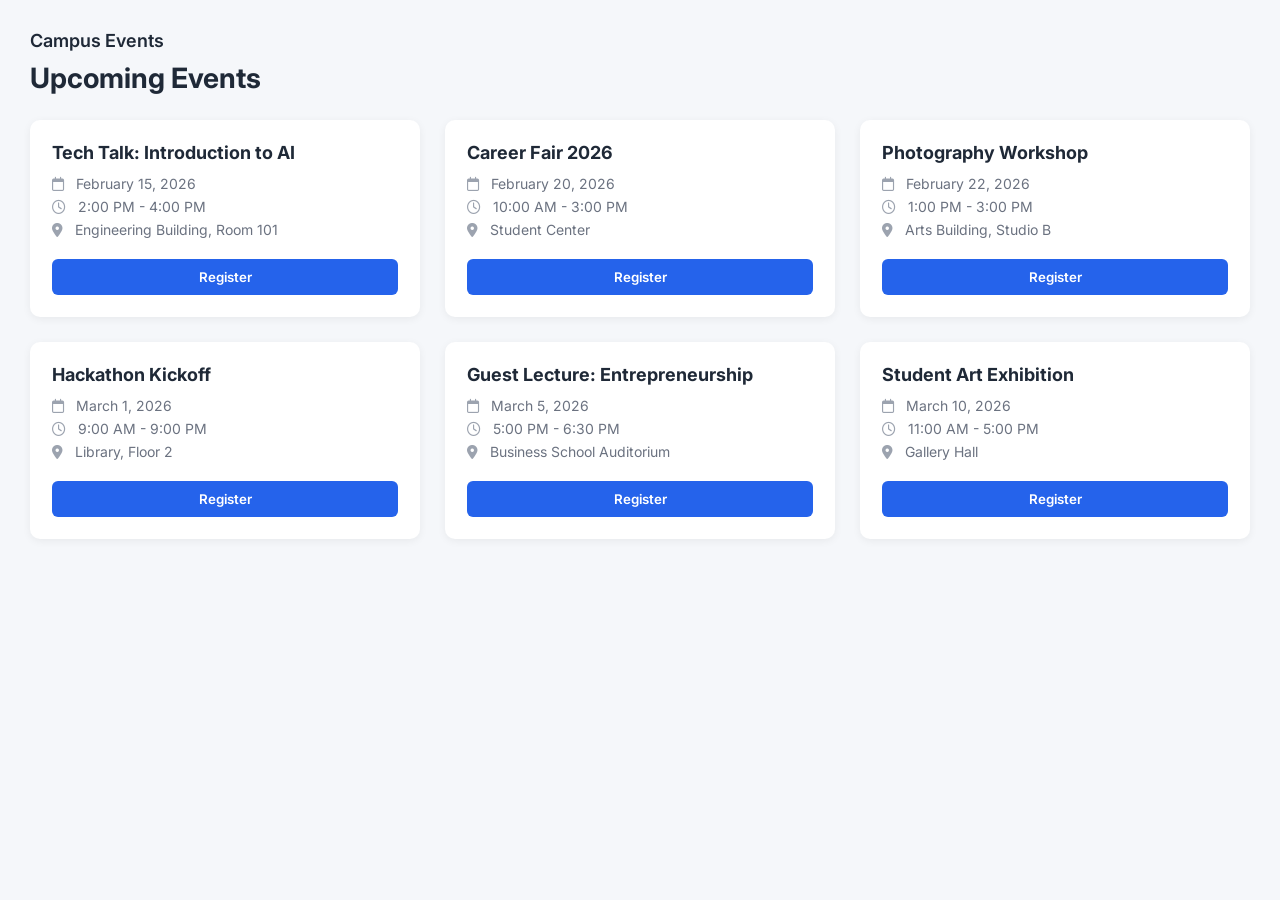
<file: index.html>
<!DOCTYPE html>
<html lang="en">
<head>
  <meta charset="UTF-8" />
  <meta name="viewport" content="width=device-width, initial-scale=1.0" />
  <title>Campus Events</title>

  <!-- Google Font -->
  <link href="https://fonts.googleapis.com/css2?family=Inter:wght@400;600&display=swap" rel="stylesheet">

  <!-- Icons -->
  <link rel="stylesheet" href="https://cdnjs.cloudflare.com/ajax/libs/font-awesome/6.5.0/css/all.min.css">

  <link rel="stylesheet" href="style.css">
</head>
<body>

  <div class="header">
    <h1>Campus Events</h1>
    <h2>Upcoming Events</h2>
  </div>

  <div class="events-grid">

    <!-- Card 1 -->
    <div class="card">
      <h3>Tech Talk: Introduction to AI</h3>
      <p><i class="fa-regular fa-calendar"></i> February 15, 2026</p>
      <p><i class="fa-regular fa-clock"></i> 2:00 PM - 4:00 PM</p>
      <p><i class="fa-solid fa-location-dot"></i> Engineering Building, Room 101</p>
      <button class="register-btn" data-event="Tech Talk: Introduction to AI">Register</button>
    
    </div>

    <!-- Card 2 -->
    <div class="card">
      <h3>Career Fair 2026</h3>
      <p><i class="fa-regular fa-calendar"></i> February 20, 2026</p>
      <p><i class="fa-regular fa-clock"></i> 10:00 AM - 3:00 PM</p>
      <p><i class="fa-solid fa-location-dot"></i> Student Center</p>
    <button class="register-btn" data-event="Career Fair 2026">Register</button>
    </div>

    <!-- Card 3 -->
    <div class="card">
      <h3>Photography Workshop</h3>
      <p><i class="fa-regular fa-calendar"></i> February 22, 2026</p>
      <p><i class="fa-regular fa-clock"></i> 1:00 PM - 3:00 PM</p>
      <p><i class="fa-solid fa-location-dot"></i> Arts Building, Studio B</p>
      <button class="register-btn" data-event="Photography Workshop">Register</button>
    </div>

    <!-- Card 4 -->
    <div class="card">
      <h3>Hackathon Kickoff</h3>
      <p><i class="fa-regular fa-calendar"></i> March 1, 2026</p>
      <p><i class="fa-regular fa-clock"></i> 9:00 AM - 9:00 PM</p>
      <p><i class="fa-solid fa-location-dot"></i> Library, Floor 2</p>
      <button class="register-btn" data-event="Hackathon Kickoff">Register</button>
    </div>

    <!-- Card 5 -->
    <div class="card">
      <h3>Guest Lecture: Entrepreneurship</h3>
      <p><i class="fa-regular fa-calendar"></i> March 5, 2026</p>
      <p><i class="fa-regular fa-clock"></i> 5:00 PM - 6:30 PM</p>
      <p><i class="fa-solid fa-location-dot"></i> Business School Auditorium</p>
      <button class="register-btn" data-event="Guest Lecture: Entrepreneurship">Register</button>
    </div>

    <!-- Card 6 -->
    <div class="card">
      <h3>Student Art Exhibition</h3>
      <p><i class="fa-regular fa-calendar"></i> March 10, 2026</p>
      <p><i class="fa-regular fa-clock"></i> 11:00 AM - 5:00 PM</p>
      <p><i class="fa-solid fa-location-dot"></i> Gallery Hall</p>
      <button class="register-btn" data-event="Student Art Exhibition">Register</button>
    </div>
    </div>

  </div>
<script>
document.querySelectorAll(".register-btn").forEach(button => {
    button.addEventListener("click", function() {
        let eventName = this.getAttribute("data-event");
        localStorage.setItem("selectedEvent", eventName);
        window.location.href = "register.html";
    });
});
</script>

</body>
</html>
</file>
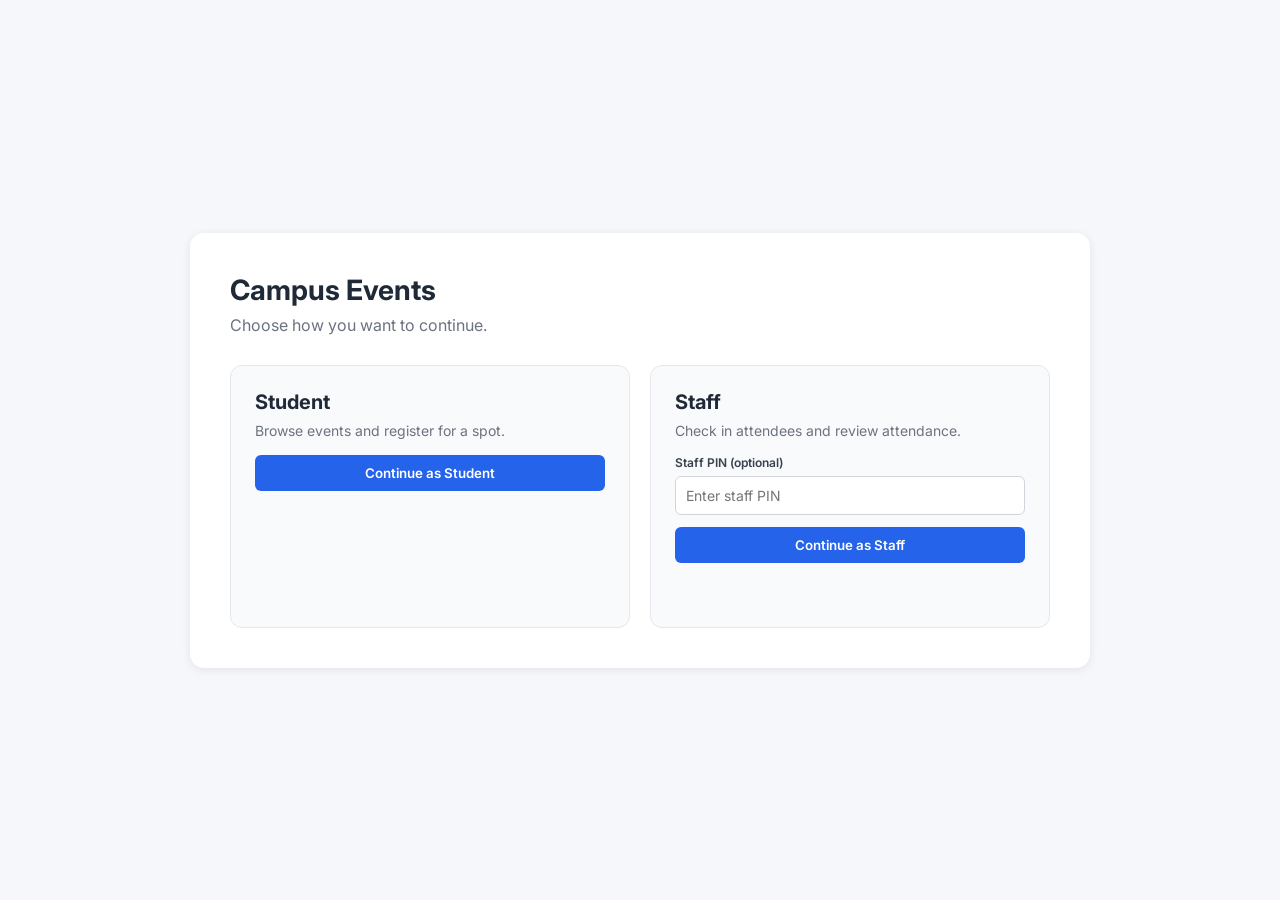
<file: frontend/index.html>
<!DOCTYPE html>
<html lang="en">
<head>
  <meta charset="UTF-8" />
  <meta name="viewport" content="width=device-width, initial-scale=1.0" />
  <title>Campus Events - Choose Role</title>

  <!-- Google Font -->
  <link href="https://fonts.googleapis.com/css2?family=Inter:wght@400;600&display=swap" rel="stylesheet">

  <link rel="stylesheet" href="style.css">
</head>
<body>

  <div class="landing-wrap">
    <div class="landing-card">
      <h1>Campus Events</h1>
      <p class="landing-subtitle">Choose how you want to continue.</p>

      <div class="role-grid">
        <div class="role-card">
          <h2>Student</h2>
          <p>Browse events and register for a spot.</p>
          <button class="primary-btn" onclick="goStudent()">Continue as Student</button>
        </div>

        <div class="role-card">
          <h2>Staff</h2>
          <p>Check in attendees and review attendance.</p>
          <label class="role-label" for="staffPin">Staff PIN (optional)</label>
          <input class="pin-input" type="password" id="staffPin" placeholder="Enter staff PIN">
          <button class="primary-btn" onclick="goStaff()">Continue as Staff</button>
          <p id="pinError" class="pin-error" aria-live="polite"></p>
        </div>
      </div>
    </div>
  </div>

<script>
const STAFF_PIN = "1234"; // Change this to your staff PIN.

function goStudent() {
    sessionStorage.removeItem("staffAuthed");
    sessionStorage.removeItem("staffPin");
    window.location.href = "student.html";
}

function goStaff() {
    const pinInput = document.getElementById("staffPin");
    const pinError = document.getElementById("pinError");
    const enteredPin = pinInput.value.trim();
    const pinRequired = STAFF_PIN.trim().length > 0;

    pinError.textContent = "";

    if (pinRequired && enteredPin !== STAFF_PIN) {
        pinError.textContent = "Invalid staff PIN. Please try again.";
        pinInput.focus();
        return;
    }

    sessionStorage.setItem("staffAuthed", "true");
    sessionStorage.setItem("staffPin", pinRequired ? enteredPin : "");
    window.location.href = "dashboard.html";
}

document.addEventListener('DOMContentLoaded', () => {
    const params = new URLSearchParams(window.location.search);
    if (params.get("staff") === "1") {
        const pinError = document.getElementById("pinError");
        pinError.textContent = "Staff access requires the staff PIN.";
    }
    const staffPinInput = document.getElementById("staffPin");
    staffPinInput.addEventListener("keydown", (event) => {
        if (event.key === "Enter") {
            goStaff();
        }
    });
});
</script>

</body>
</html>
</file>
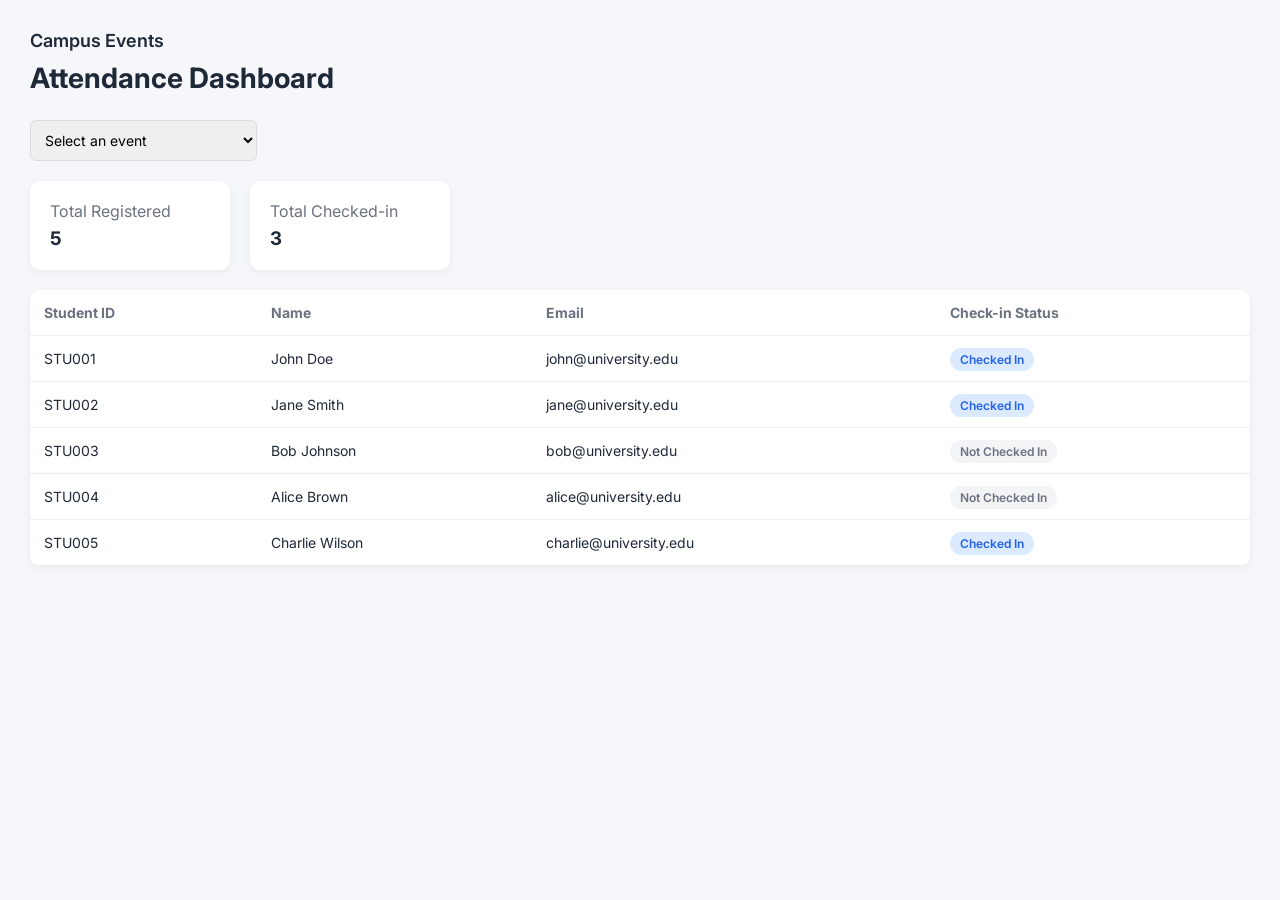
<file: dashboard.html>
<!DOCTYPE html>
<html lang="en">
<head>
  <meta charset="UTF-8" />
  <meta name="viewport" content="width=device-width, initial-scale=1.0" />
  <title>Attendance Dashboard</title>

  <link href="https://fonts.googleapis.com/css2?family=Inter:wght@400;600&display=swap" rel="stylesheet">
  <link rel="stylesheet" href="style.css">
</head>
<body>

  <div class="header">
    <h1>Campus Events</h1>
    <h2>Attendance Dashboard</h2>
  </div>

  <!-- Event Selector -->
  <div class="dashboard-top">
    <select class="event-select">
      <option>Select an event</option>
      <option>Tech Talk: Introduction to AI</option>
      <option>Career Fair 2026</option>
      <option>Photography Workshop</option>
    </select>
  </div>

  <!-- Summary Cards -->
  <div class="summary-cards">
    <div class="summary-card">
      <p>Total Registered</p>
      <h3>5</h3>
    </div>
    <div class="summary-card">
      <p>Total Checked-in</p>
      <h3>3</h3>
    </div>
  </div>

  <!-- Attendance Table -->
  <div class="table-container">
    <table>
      <thead>
        <tr>
          <th>Student ID</th>
          <th>Name</th>
          <th>Email</th>
          <th>Check-in Status</th>
        </tr>
      </thead>
      <tbody>
        <tr>
          <td>STU001</td>
          <td>John Doe</td>
          <td>john@university.edu</td>
          <td><span class="status yes">Checked In</span></td>
        </tr>
        <tr>
          <td>STU002</td>
          <td>Jane Smith</td>
          <td>jane@university.edu</td>
          <td><span class="status yes">Checked In</span></td>
        </tr>
        <tr>
          <td>STU003</td>
          <td>Bob Johnson</td>
          <td>bob@university.edu</td>
          <td><span class="status no">Not Checked In</span></td>
        </tr>
        <tr>
          <td>STU004</td>
          <td>Alice Brown</td>
          <td>alice@university.edu</td>
          <td><span class="status no">Not Checked In</span></td>
        </tr>
        <tr>
          <td>STU005</td>
          <td>Charlie Wilson</td>
          <td>charlie@university.edu</td>
          <td><span class="status yes">Checked In</span></td>
        </tr>
      </tbody>
    </table>
  </div>

</body>
</html>
</file>
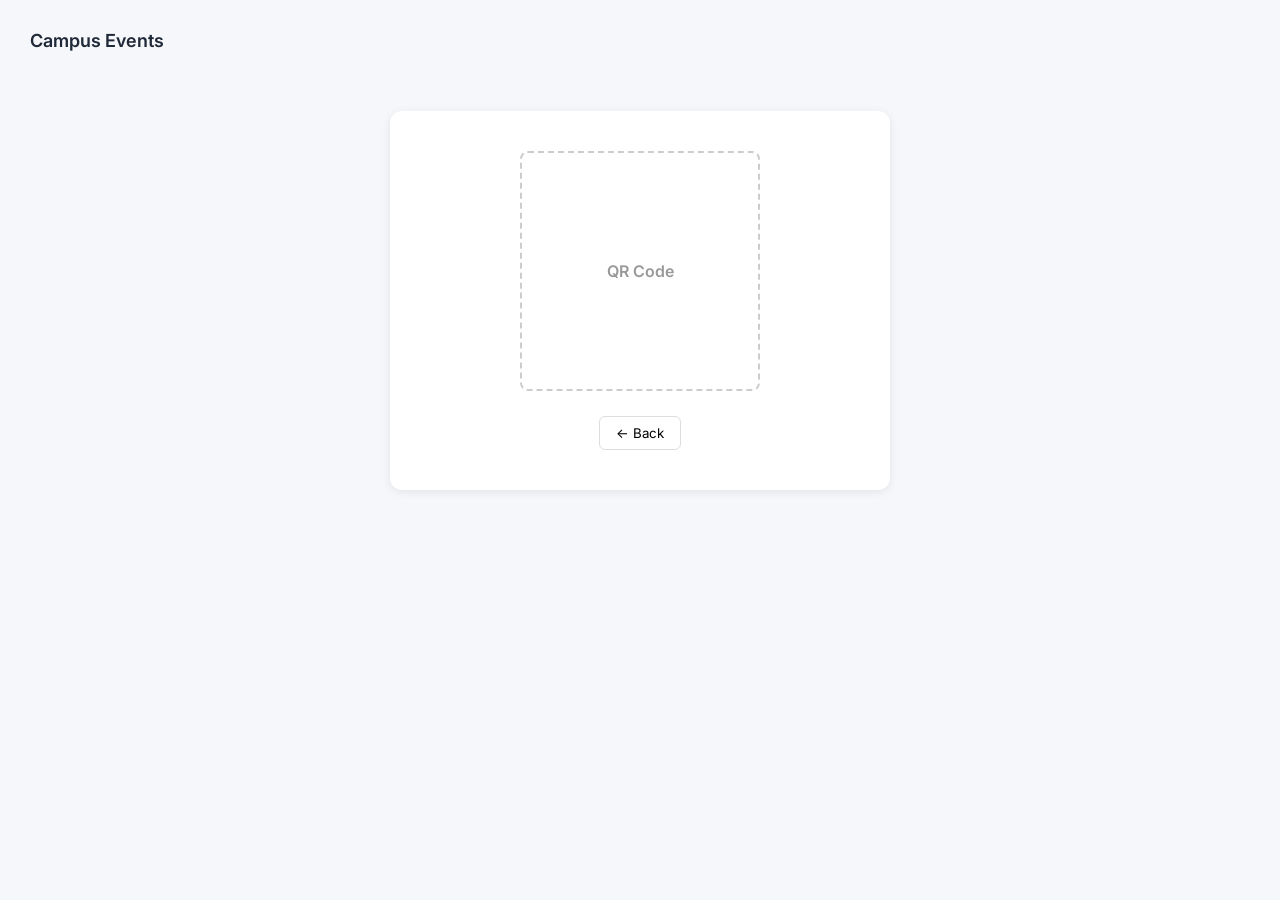
<file: qr.html>
<!DOCTYPE html>
<html lang="en">
<head>
  <meta charset="UTF-8" />
  <meta name="viewport" content="width=device-width, initial-scale=1.0" />
  <title>My QR Code</title>

  <link href="https://fonts.googleapis.com/css2?family=Inter:wght@400;600&display=swap" rel="stylesheet">
  <link rel="stylesheet" href="style.css">
</head>
<body>

  <div class="header">
    <h1>Campus Events</h1>
  </div>

  <div class="qr-container">
    <div class="qr-box">QR Code</div>

    <h2 class="student-name" id="qrName"></h2>
<p class="event-name" id="qrEvent"></p>


    <button class="back-btn" onclick="history.back()">← Back</button>
  </div>
<script>
document.getElementById("qrName").innerText = localStorage.getItem("studentName");
document.getElementById("qrEvent").innerText = localStorage.getItem("selectedEvent");
</script>

</body>
</html>
</file>
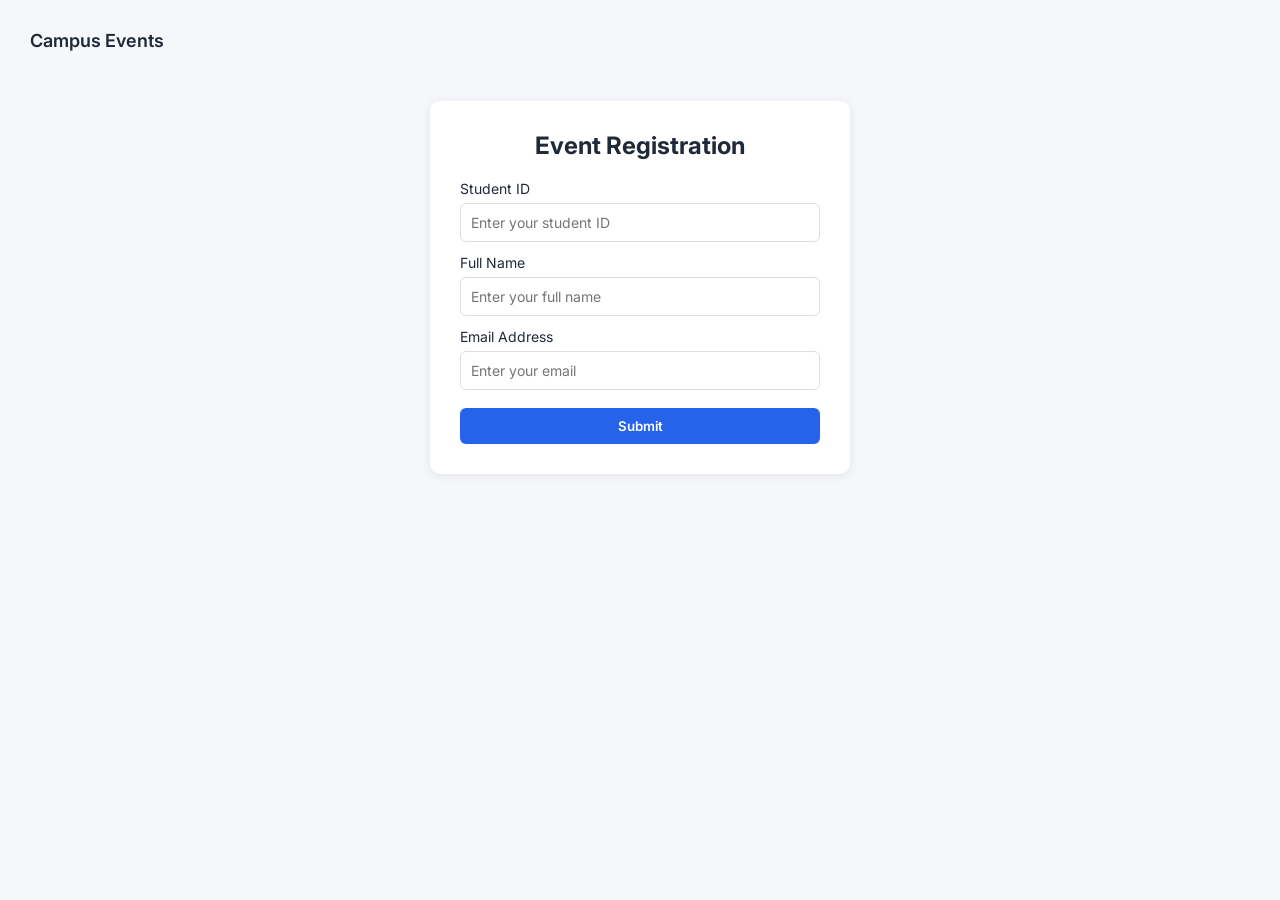
<file: register.html>
<!DOCTYPE html>
<html lang="en">
<head>
  <meta charset="UTF-8" />
  <meta name="viewport" content="width=device-width, initial-scale=1.0" />
  <title>Event Registration</title>

  <link href="https://fonts.googleapis.com/css2?family=Inter:wght@400;600&display=swap" rel="stylesheet">
  <link rel="stylesheet" href="style.css">
</head>
<body>

  <div class="header">
    <h1>Campus Events</h1>
  </div>

  <div class="form-container">
    <h2>Event Registration</h2>

   <label>Student ID</label>
<input type="text" id="studentId" placeholder="Enter your student ID">

<label>Full Name</label>
<input type="text" id="fullName" placeholder="Enter your full name">

<label>Email Address</label>
<input type="email" id="email" placeholder="Enter your email">

    <button class="submit-btn" onclick="saveData()">Submit</button>

  </div>

<script>
function saveData() {
    let name = document.getElementById("fullName").value;
    let id = document.getElementById("studentId").value;
    let email = document.getElementById("email").value;

    localStorage.setItem("studentName", name);
    localStorage.setItem("studentId", id);
    localStorage.setItem("studentEmail", email);

    window.location.href = "qr.html";
}
</script>

</body>
</html>
</file>
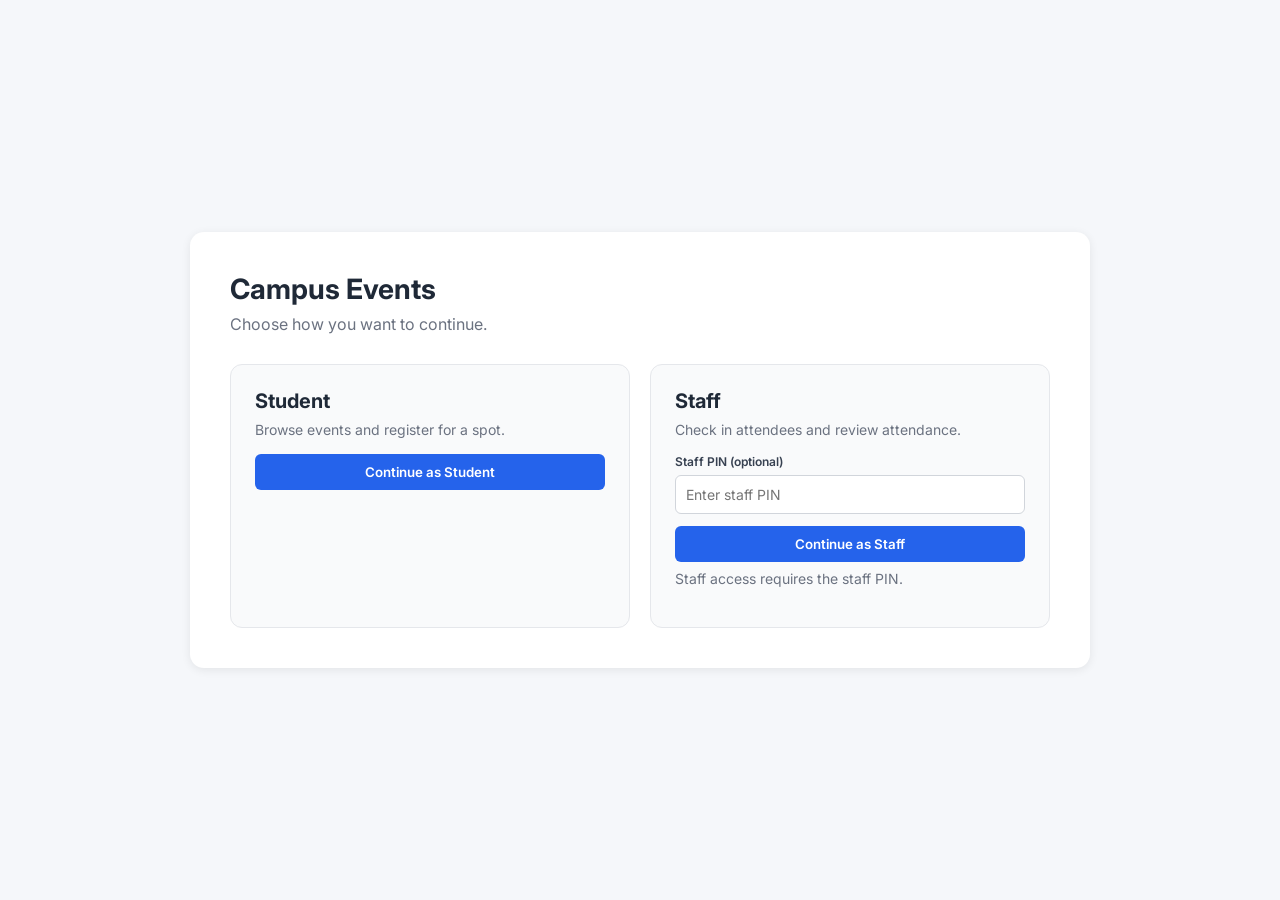
<file: frontend/create_event.html>
<!DOCTYPE html>
<html lang="en">
<head>
  <meta charset="UTF-8" />
  <meta name="viewport" content="width=device-width, initial-scale=1.0" />
  <title>Create Event</title>

  <link href="https://fonts.googleapis.com/css2?family=Inter:wght@400;600&display=swap" rel="stylesheet">
  <link rel="stylesheet" href="style.css">
  <script src="api.js"></script>
</head>
<body>

  <a href="dashboard.html" style="display: inline-block; margin: 20px; color: #2563eb; text-decoration: none; font-weight: 600;">← Back to Dashboard</a>

  <div class="header">
    <h1>Campus Events</h1>
    <h2>Create Event</h2>
  </div>

  <div class="dashboard-container">
    <div class="create-event-card">
      <h3>New Event Details</h3>
      <div class="create-event-grid">
        <div class="form-group">
          <label for="eventTitle">Title</label>
          <input type="text" id="eventTitle" placeholder="Event title">
        </div>
        <div class="form-group">
          <label for="eventDate">Date</label>
          <input type="date" id="eventDate">
        </div>
        <div class="form-group">
          <label for="eventTime">Time</label>
          <input type="time" id="eventTime">
        </div>
        <div class="form-group">
          <label for="eventLocation">Location</label>
          <input type="text" id="eventLocation" placeholder="Location">
        </div>
      </div>
      <button class="primary-btn create-event-btn" onclick="submitEvent()">Create Event</button>
      <p id="createEventMessage" class="create-event-message" aria-live="polite"></p>
    </div>
  </div>

<script>
function requireStaffAuth() {
    const staffAuthed = sessionStorage.getItem("staffAuthed");
    if (staffAuthed !== "true") {
        window.location.href = "index.html?staff=1";
        return false;
    }
    return true;
}

async function submitEvent() {
    const titleInput = document.getElementById('eventTitle');
    const dateInput = document.getElementById('eventDate');
    const timeInput = document.getElementById('eventTime');
    const locationInput = document.getElementById('eventLocation');
    const message = document.getElementById('createEventMessage');
    const button = document.querySelector('.create-event-btn');

    const title = titleInput.value.trim();
    const date = dateInput.value.trim();
    const time = timeInput.value.trim();
    const location = locationInput.value.trim();

    message.textContent = "";

    if (!title || !date || !time || !location) {
        message.textContent = "Please fill in all fields.";
        message.className = "create-event-message error";
        return;
    }

    button.disabled = true;
    button.textContent = "Creating...";

    const result = await createEvent(title, date, time, location);

    if (result && result.error) {
        message.textContent = result.error;
        message.className = "create-event-message error";
    } else {
        message.textContent = "Event created successfully.";
        message.className = "create-event-message success";
        titleInput.value = "";
        dateInput.value = "";
        timeInput.value = "";
        locationInput.value = "";
    }

    button.disabled = false;
    button.textContent = "Create Event";
}

document.addEventListener('DOMContentLoaded', () => {
    if (!requireStaffAuth()) {
        return;
    }
});
</script>

</body>
</html>
</file>
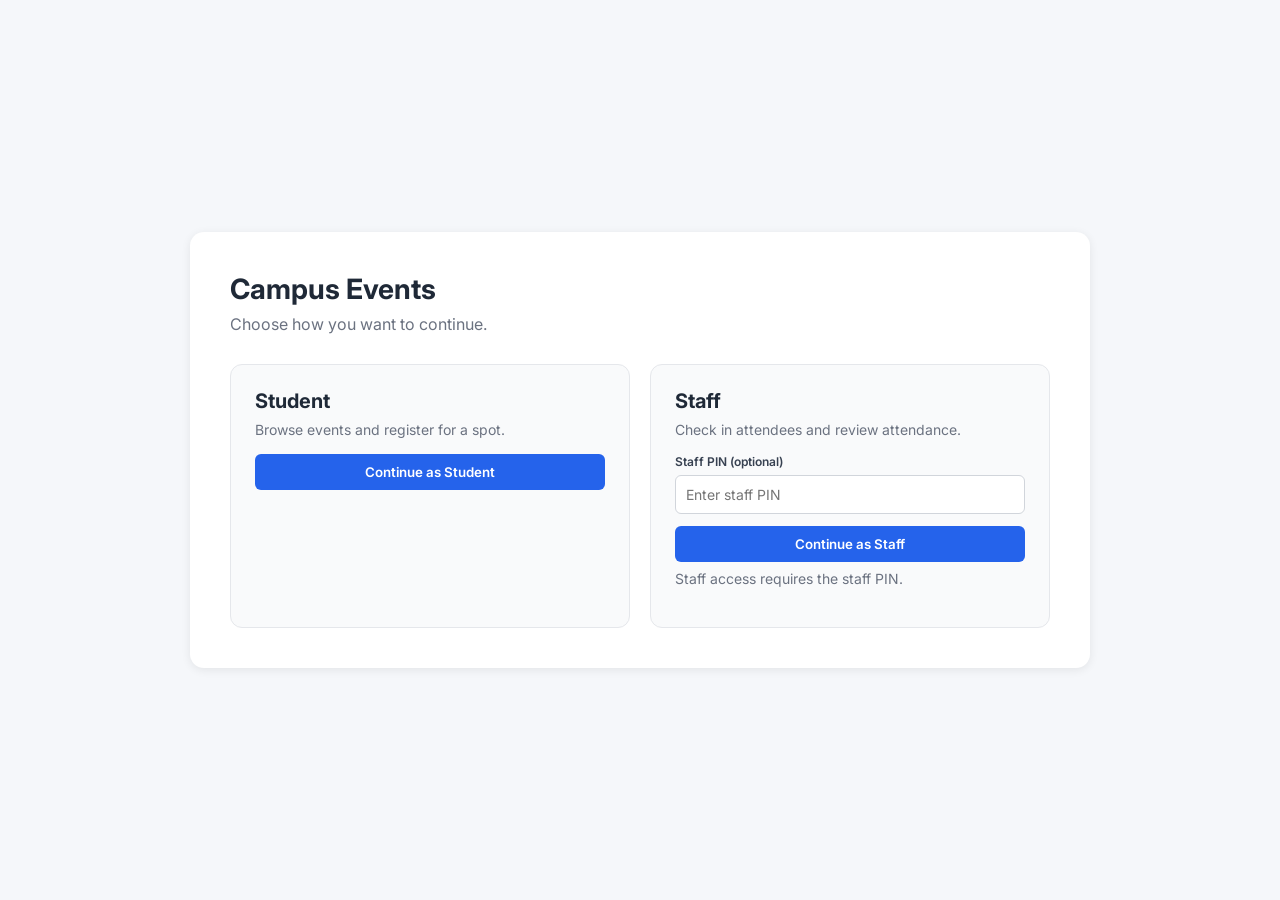
<file: frontend/dashboard.html>
<!DOCTYPE html>
<html lang="en">
<head>
  <meta charset="UTF-8" />
  <meta name="viewport" content="width=device-width, initial-scale=1.0" />
  <title>Attendance Dashboard</title>

  <link href="https://fonts.googleapis.com/css2?family=Inter:wght@400;600&display=swap" rel="stylesheet">
  <link rel="stylesheet" href="style.css">
  <script src="api.js"></script>
  <style>
    .dashboard-container {
      max-width: 1200px;
      margin: 0 auto;
    }
    .back-link {
      display: inline-block;
      margin: 20px;
      color: #2563eb;
      text-decoration: none;
      font-weight: 600;
    }
    .back-link:hover {
      text-decoration: underline;
    }
    .export-btn {
      background: #16a34a;
      color: white;
      border: none;
      padding: 8px 16px;
      border-radius: 6px;
      font-size: 14px;
      font-weight: 600;
      cursor: pointer;
      margin-bottom: 10px;
    }
    .export-btn:hover {
      background: #15803d;
    }
    .export-btn:disabled {
      background: #9ca3af;
      cursor: not-allowed;
    }
    .table-header-row {
      display: flex;
      justify-content: space-between;
      align-items: center;
      margin-bottom: 8px;
    }
  </style>
</head>
<body>

  <a href="index.html" class="back-link">← Back to Home</a>

  <div class="header">
    <div style="display: flex; justify-content: space-between; align-items: center; gap: 20px;">
      <div>
        <h1>Campus Events</h1>
        <h2>Attendance Dashboard</h2>
      </div>
      <div style="display: flex; gap: 10px;">
        <a href="checkin.html" class="dashboard-link">📱 Staff Check-In</a>
        <a href="create_event.html" class="dashboard-link">➕ Create Event</a>
      </div>
    </div>
  </div>

  <div class="dashboard-container">
    <!-- Event Selector -->
    <div class="dashboard-top">
      <select class="event-select" id="eventSelect" onchange="loadAttendanceData()">
        <option value="">Select an event</option>
      </select>
    </div>

    <!-- Summary Cards -->
    <div class="summary-cards">
      <div class="summary-card">
        <p>Total Registered</p>
        <h3 id="totalRegistered">0</h3>
      </div>
      <div class="summary-card">
        <p>Total Checked-in</p>
        <h3 id="totalCheckedIn">0</h3>
      </div>
    </div>

    <!-- Attendance Table -->
    <div class="table-header-row">
      <span></span>
      <button class="export-btn" id="exportBtn" onclick="exportCSV()" disabled>⬇ Export CSV</button>
    </div>
    <div class="table-container">
      <table>
        <thead>
          <tr>
            <th>Student ID</th>
            <th>Name</th>
            <th>Email</th>
            <th>Check-in Status</th>
          </tr>
        </thead>
        <tbody id="attendanceTable">
          <tr>
            <td colspan="4" style="text-align: center; color: #9ca3af;">Select an event to view attendance</td>
          </tr>
        </tbody>
      </table>
    </div>
  </div>

<script>
let allEvents = [];
let currentRegistrations = [];

function requireStaffAuth() {
    const staffAuthed = sessionStorage.getItem("staffAuthed");
    if (staffAuthed !== "true") {
        window.location.href = "index.html?staff=1";
        return false;
    }
    return true;
}

async function initializeDashboard() {
    await loadEventOptions();
}

async function loadEventOptions(selectedId = "") {
    allEvents = await fetchEvents();
    const eventSelect = document.getElementById('eventSelect');
    eventSelect.innerHTML = '<option value="">Select an event</option>';

    allEvents.forEach(event => {
        const option = document.createElement('option');
        option.value = event.id;
        option.textContent = event.title;
        eventSelect.appendChild(option);
    });

    if (selectedId) {
        eventSelect.value = String(selectedId);
    }
}

async function loadAttendanceData() {
    const eventSelect = document.getElementById('eventSelect');
    const selectedEventId = eventSelect.value;

    if (!selectedEventId) {
        document.getElementById('attendanceTable').innerHTML = `
            <tr>
                <td colspan="4" style="text-align: center; color: #9ca3af;">Select an event to view attendance</td>
            </tr>
        `;
        document.getElementById('totalRegistered').textContent = '0';
        document.getElementById('totalCheckedIn').textContent = '0';
        currentRegistrations = [];
        document.getElementById('exportBtn').disabled = true;
        return;
    }

    // Filter registrations and attendance for selected event
    const registrations = await fetch(`${API_BASE_URL}/events/${selectedEventId}/registrations`, {
        headers: getStaffHeaders(),
    })
        .then(r => r.ok ? r.json() : [])
        .catch(() => []);

    currentRegistrations = registrations;
    document.getElementById('exportBtn').disabled = registrations.length === 0;

    const totalRegistered = registrations.length;
    const totalCheckedIn = registrations.filter(r => r.checked_in_at).length;

    document.getElementById('totalRegistered').textContent = totalRegistered;
    document.getElementById('totalCheckedIn').textContent = totalCheckedIn;

    // Generate table rows
    const tableBody = document.getElementById('attendanceTable');
    
    if (registrations.length === 0) {
        tableBody.innerHTML = `
            <tr>
                <td colspan="4" style="text-align: center; color: #9ca3af;">No registrations for this event</td>
            </tr>
        `;
        return;
    }

    tableBody.innerHTML = registrations.map(reg => `
        <tr>
            <td>${reg.student_id}</td>
            <td>${reg.name}</td>
            <td>${reg.email}</td>
            <td>
                <span class="status ${reg.checked_in_at ? 'yes' : 'no'}">
                    ${reg.checked_in_at ? 'Checked In' : 'Not Checked In'}
                </span>
            </td>
        </tr>
    `).join('');
}

function exportCSV() {
    if (currentRegistrations.length === 0) return;

    const eventSelect = document.getElementById('eventSelect');
    const eventTitle = eventSelect.options[eventSelect.selectedIndex].text;

    const headers = ['Student ID', 'Name', 'Email', 'Check-in Status', 'Check-in Time'];
    const rows = currentRegistrations.map(reg => [
        reg.student_id,
        reg.name,
        reg.email,
        reg.checked_in_at ? 'Checked In' : 'Not Checked In',
        reg.checked_in_at ? new Date(reg.checked_in_at).toLocaleString() : '',
    ]);

    const csvContent = [headers, ...rows]
        .map(row => row.map(cell => `"${String(cell).replace(/"/g, '""')}"`).join(','))
        .join('\n');

    const blob = new Blob([csvContent], { type: 'text/csv' });
    const url = URL.createObjectURL(blob);
    const a = document.createElement('a');
    a.href = url;
    a.download = `attendance_${eventTitle.replace(/\s+/g, '_')}.csv`;
    document.body.appendChild(a);
    a.click();
    document.body.removeChild(a);
    setTimeout(() => URL.revokeObjectURL(url), 100);
}

// Initialize when page loads
document.addEventListener('DOMContentLoaded', () => {
    if (!requireStaffAuth()) {
        return;
    }
    initializeDashboard();
});
</script>

</body>
</html>
</file>
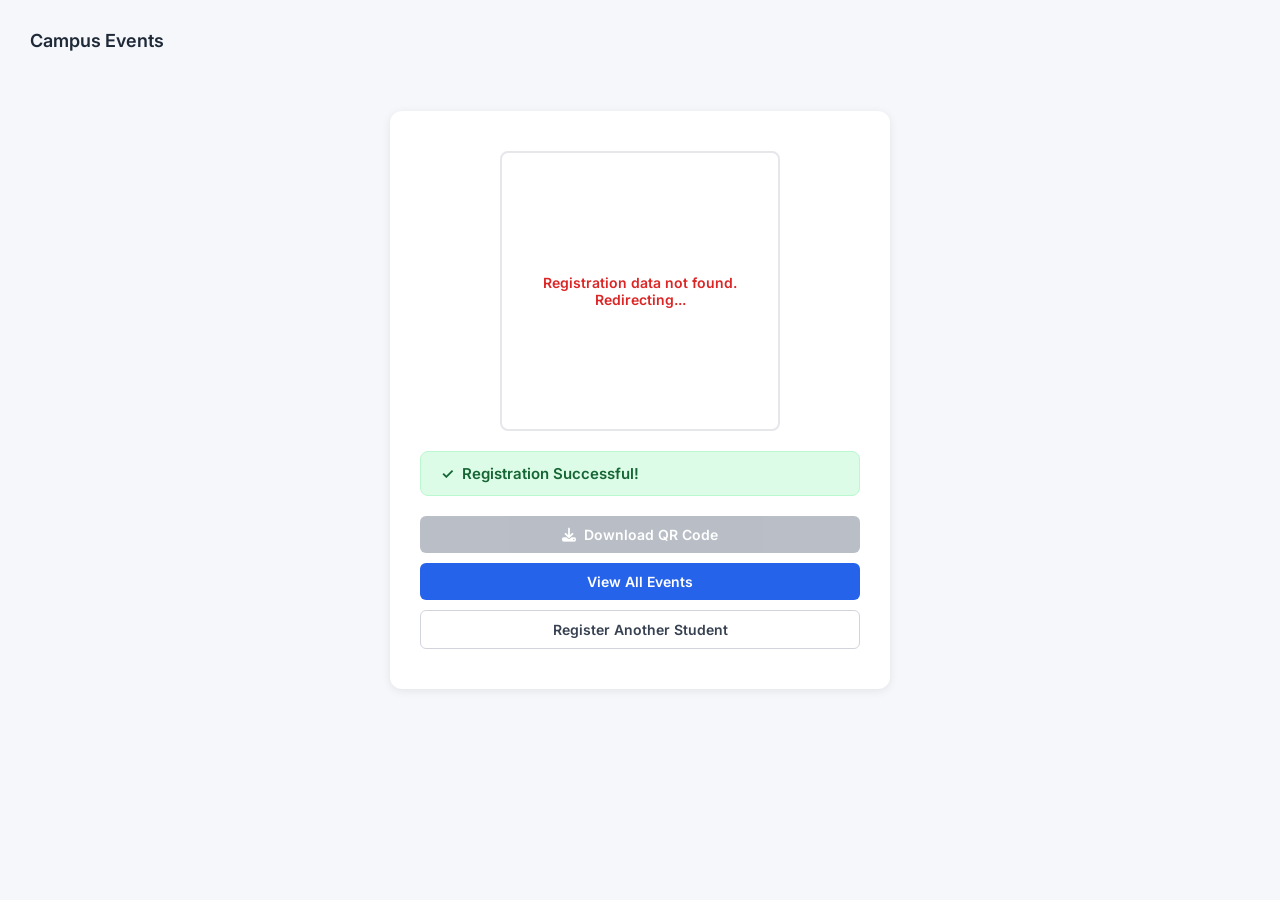
<file: frontend/qr.html>
<!DOCTYPE html>
<html lang="en">
<head>
  <meta charset="UTF-8" />
  <meta name="viewport" content="width=device-width, initial-scale=1.0" />
  <title>My QR Code</title>

  <link href="https://fonts.googleapis.com/css2?family=Inter:wght@400;600&display=swap" rel="stylesheet">
  <link rel="stylesheet" href="https://cdnjs.cloudflare.com/ajax/libs/font-awesome/6.5.0/css/all.min.css">
  <link rel="stylesheet" href="style.css">
  <style>
    #qrCodeContainer {
      display: flex;
      justify-content: center;
      align-items: center;
      width: 280px;
      height: 280px;
      margin: 0 auto;
      background: white;
      border-radius: 8px;
      border: 2px solid #e5e7eb;
    }
    #qrCodeContainer img {
      max-width: 100%;
      height: auto;
      display: block;
    }
    .error-message {
      color: #dc2626;
      text-align: center;
      font-weight: 600;
      padding: 20px;
      font-size: 14px;
    }
    .loading-spinner {
      display: inline-block;
      width: 40px;
      height: 40px;
      border: 4px solid #e5e7eb;
      border-top-color: #2563eb;
      border-radius: 50%;
      animation: spin 1s linear infinite;
    }
    @keyframes spin {
      to { transform: rotate(360deg); }
    }
    .success-banner {
      background: #dcfce7;
      border: 1px solid #bbf7d0;
      color: #166534;
      padding: 12px 20px;
      border-radius: 8px;
      font-weight: 600;
      font-size: 15px;
      margin-bottom: 20px;
      display: flex;
      align-items: center;
      gap: 8px;
    }
    .qr-actions {
      display: flex;
      flex-direction: column;
      gap: 10px;
      margin-top: 20px;
    }
    .btn-primary {
      padding: 10px 20px;
      background: #2563eb;
      color: white;
      border: none;
      border-radius: 6px;
      font-weight: 600;
      font-size: 14px;
      cursor: pointer;
      transition: background 0.2s;
    }
    .btn-primary:hover {
      background: #1d4ed8;
    }
    .btn-secondary {
      padding: 10px 20px;
      background: white;
      color: #374151;
      border: 1px solid #d1d5db;
      border-radius: 6px;
      font-weight: 600;
      font-size: 14px;
      cursor: pointer;
      transition: background 0.2s;
    }
    .btn-secondary:hover {
      background: #f9fafb;
    }
    .btn-download {
      padding: 10px 20px;
      background: #059669;
      color: white;
      border: none;
      border-radius: 6px;
      font-weight: 600;
      font-size: 14px;
      cursor: pointer;
      transition: background 0.2s;
      display: flex;
      align-items: center;
      justify-content: center;
      gap: 8px;
    }
    .btn-download:hover:not(:disabled) {
      background: #047857;
    }
    .btn-download:disabled {
      background: #9ca3af;
      cursor: not-allowed;
      opacity: 0.7;
    }
  </style>
</head>
<body>

  <div class="header">
    <h1>Campus Events</h1>
  </div>

  <div class="qr-container">
    <div class="qr-box" id="qrCodeContainer">
      <div class="loading-spinner"></div>
    </div>

    <h2 class="student-name" id="qrName"></h2>
    <p class="event-name" id="qrEvent"></p>
    <p id="qrToken" style="text-align: center; font-family: monospace; font-weight: bold; margin-top: 10px;"></p>

    <div class="success-banner">
      <span>✓</span> Registration Successful!
    </div>

    <div class="qr-actions">
      <button class="btn-download" id="downloadBtn" onclick="downloadQR()" disabled>
        <i class="fa-solid fa-download"></i> Download QR Code
      </button>
      <button class="btn-primary" onclick="window.location.href='student.html'">View All Events</button>
      <button class="btn-secondary" onclick="window.location.href='register.html'">Register Another Student</button>
    </div>
  </div>

<script>
function generateQRCode() {
    // Read from localStorage
    const qrToken = localStorage.getItem("qrToken") || localStorage.getItem("qr_token");
    const eventId = localStorage.getItem("selectedEventId") || localStorage.getItem("event_id");
    const studentName = localStorage.getItem("studentName") || localStorage.getItem("student_name");
    const eventName = localStorage.getItem("selectedEvent") || localStorage.getItem("event_title");

    console.log("QR Generation Debug:", { qrToken, eventId, studentName, eventName });

    // Validate required data
    if (!qrToken || !eventId) {
        const container = document.getElementById("qrCodeContainer");
        container.innerHTML = '<p class="error-message">Registration data not found. Redirecting...</p>';
        console.error("Missing data for QR code:", { qrToken, eventId });
        
        setTimeout(() => {
            window.location.href = "student.html";
        }, 2000);
        return;
    }

    // Display student name and event
    if (studentName) {
        document.getElementById("qrName").innerText = studentName;
    }
    if (eventName) {
        document.getElementById("qrEvent").innerText = eventName;
    }
    document.getElementById("qrToken").innerText = qrToken;

    // Create JSON payload
    const payload = JSON.stringify({
        event_id: parseInt(eventId),
        qr_token: qrToken
    });

    console.log("QR Payload:", payload);

    const container = document.getElementById("qrCodeContainer");
    container.innerHTML = '';

    // Use QR-Server API - most reliable
    generateQRUsingQRServer(payload, container);
}

function generateQRUsingQRServer(text, container) {
    console.log("Generating QR using QR-Server API");
    
    const encodedText = encodeURIComponent(text);
    const qrCodeUrl = `https://api.qrserver.com/v1/create-qr-code/?size=256x256&data=${encodedText}`;
    
    const img = document.createElement('img');
    img.src = qrCodeUrl;
    img.alt = "QR Code";
    img.style.maxWidth = '100%';
    img.style.height = 'auto';
    img.style.display = 'block';
    
    img.onerror = function() {
        console.error("QR-Server API failed, showing token as fallback");
        container.innerHTML = `<p class="error-message">QR unavailable<br>Token: ${text.substring(text.length - 10)}</p>`;
    };
    
    img.onload = function() {
        console.log("QR Code generated successfully using QR-Server");
        const downloadBtn = document.getElementById("downloadBtn");
        if (downloadBtn) {
            downloadBtn.disabled = false;
        }
    };
    
    container.appendChild(img);
}

function downloadQR() {
    const downloadBtn = document.getElementById("downloadBtn");
    const img = document.querySelector("#qrCodeContainer img");

    if (!img || !img.src) {
        downloadBtn.textContent = "Preparing...";
        setTimeout(() => {
            downloadBtn.innerHTML = '<i class="fa-solid fa-download"></i> Download QR Code';
        }, 1500);
        return;
    }

    const eventName = localStorage.getItem("selectedEvent") || localStorage.getItem("event_title") || "Event";
    const studentName = localStorage.getItem("studentName") || localStorage.getItem("student_name") || "Student";

    // Build filename: replace spaces and strip characters not safe for filenames
    function sanitize(str) {
        return str.replace(/\s+/g, "_").replace(/[^\w.-]/g, "");
    }

    const filename = `QR_${sanitize(eventName)}_${sanitize(studentName)}.png`;

    // Fetch the image and trigger download to avoid cross-origin restrictions
    fetch(img.src)
        .then(response => response.blob())
        .then(blob => {
            const url = URL.createObjectURL(blob);
            const a = document.createElement("a");
            a.href = url;
            a.download = filename;
            document.body.appendChild(a);
            a.click();
            document.body.removeChild(a);
            URL.revokeObjectURL(url);
        })
        .catch(() => {
            // Fallback: open image in new tab if fetch fails (e.g. strict CORS)
            window.open(img.src, "_blank");
        });
}

// Generate QR code when page loads
document.addEventListener('DOMContentLoaded', generateQRCode);
</script>

</body>
</html>
</file>
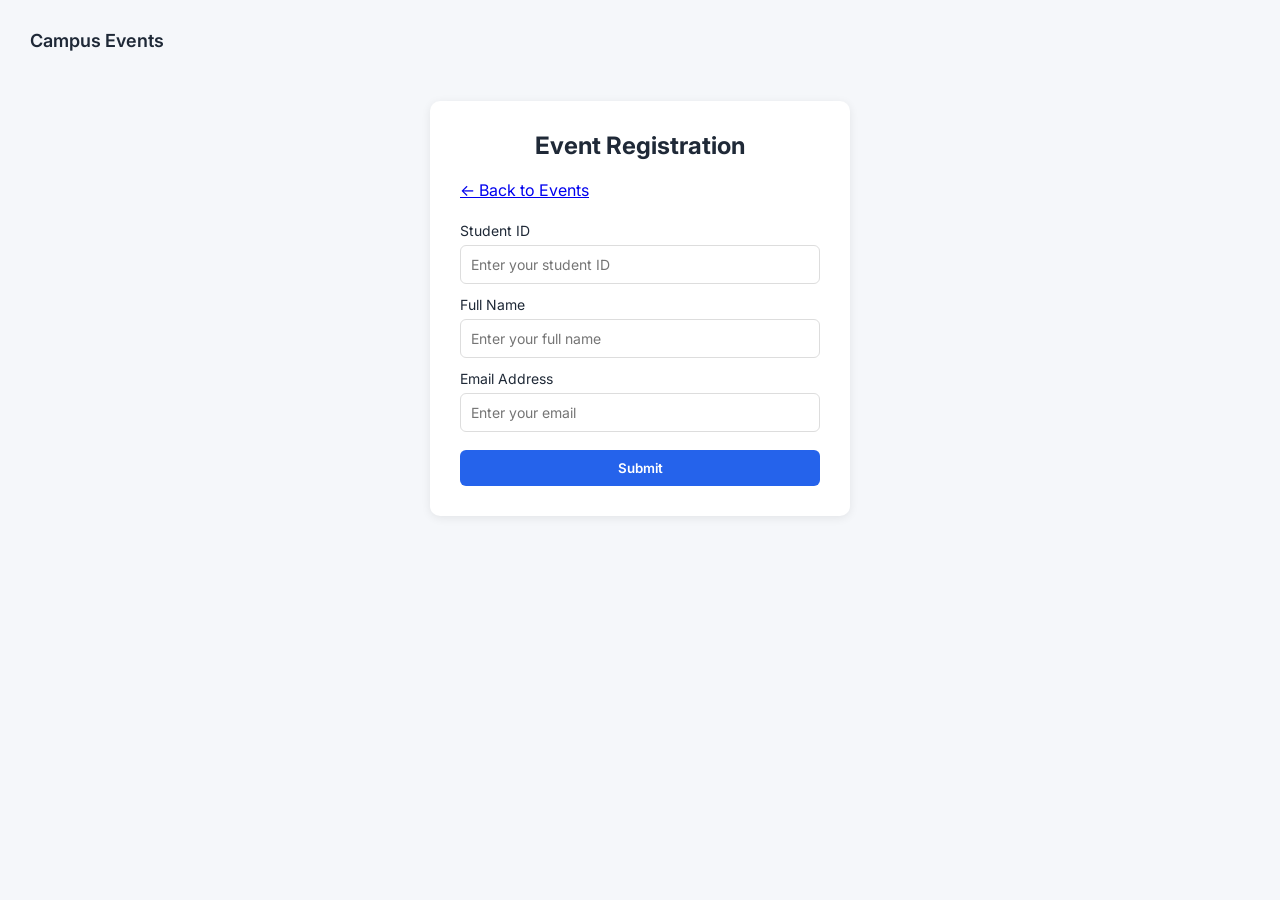
<file: frontend/register.html>
<!DOCTYPE html>
<html lang="en">
<head>
  <meta charset="UTF-8" />
  <meta name="viewport" content="width=device-width, initial-scale=1.0" />
  <title>Event Registration</title>

  <link href="https://fonts.googleapis.com/css2?family=Inter:wght@400;600&display=swap" rel="stylesheet">
  <link rel="stylesheet" href="style.css">
  <script src="api.js"></script>
</head>
<body>

  <div class="header">
    <h1>Campus Events</h1>
  </div>

  <div class="form-container">
    <h2>Event Registration</h2>
    <a href="student.html" class="back-link" style="display: inline-block; margin-bottom: 10px;">← Back to Events</a>

   <label>Student ID</label>
<input type="text" id="studentId" placeholder="Enter your student ID">

<label>Full Name</label>
<input type="text" id="fullName" placeholder="Enter your full name">

<label>Email Address</label>
<input type="email" id="email" placeholder="Enter your email">

    <button class="submit-btn" onclick="submitRegistration(this)">Submit</button>
    <div id="error-message" style="display:none; color: red; margin-top: 10px;"></div>

  </div>

<script>
async function submitRegistration(submitBtn) {
    const studentId = document.getElementById("studentId").value;
    const fullName = document.getElementById("fullName").value;
    const email = document.getElementById("email").value;
    const eventId = localStorage.getItem("selectedEventId");
    const eventTitle = localStorage.getItem("selectedEvent");
    const errorDiv = document.getElementById("error-message");

    // Clear previous error message
    errorDiv.style.display = "none";

    // Validation
    if (!studentId || !fullName || !email || !eventId || !eventTitle) {
        errorDiv.textContent = "Error: Missing event or form information. Please go back and select an event.";
        errorDiv.style.display = "block";
        return;
    }

    // Disable button and show loading state
    submitBtn.disabled = true;
    submitBtn.textContent = "Submitting...";

    // Submit registration
    const registration = await registerStudent(eventId, studentId, fullName, email);

    if (registration && registration.qr_token) {
        // Store registration data for QR page (new keys)
        localStorage.setItem("qr_token", registration.qr_token);
        localStorage.setItem("event_id", eventId);
        localStorage.setItem("student_name", fullName);
        localStorage.setItem("event_title", eventTitle);
        // Also store with old keys for backward compatibility
        localStorage.setItem("registrationId", registration.registration_id);
        localStorage.setItem("qrToken", registration.qr_token);
        localStorage.setItem("studentName", fullName);

        // Redirect to QR page
        window.location.href = "qr.html";
    } else {
        // Show error message
        errorDiv.textContent = registration && registration.error ? registration.error : "Registration failed. Please check your information and try again.";
        errorDiv.style.display = "block";
        submitBtn.disabled = false;
        submitBtn.textContent = "Submit";
    }
}
</script>

</body>
</html>
</file>
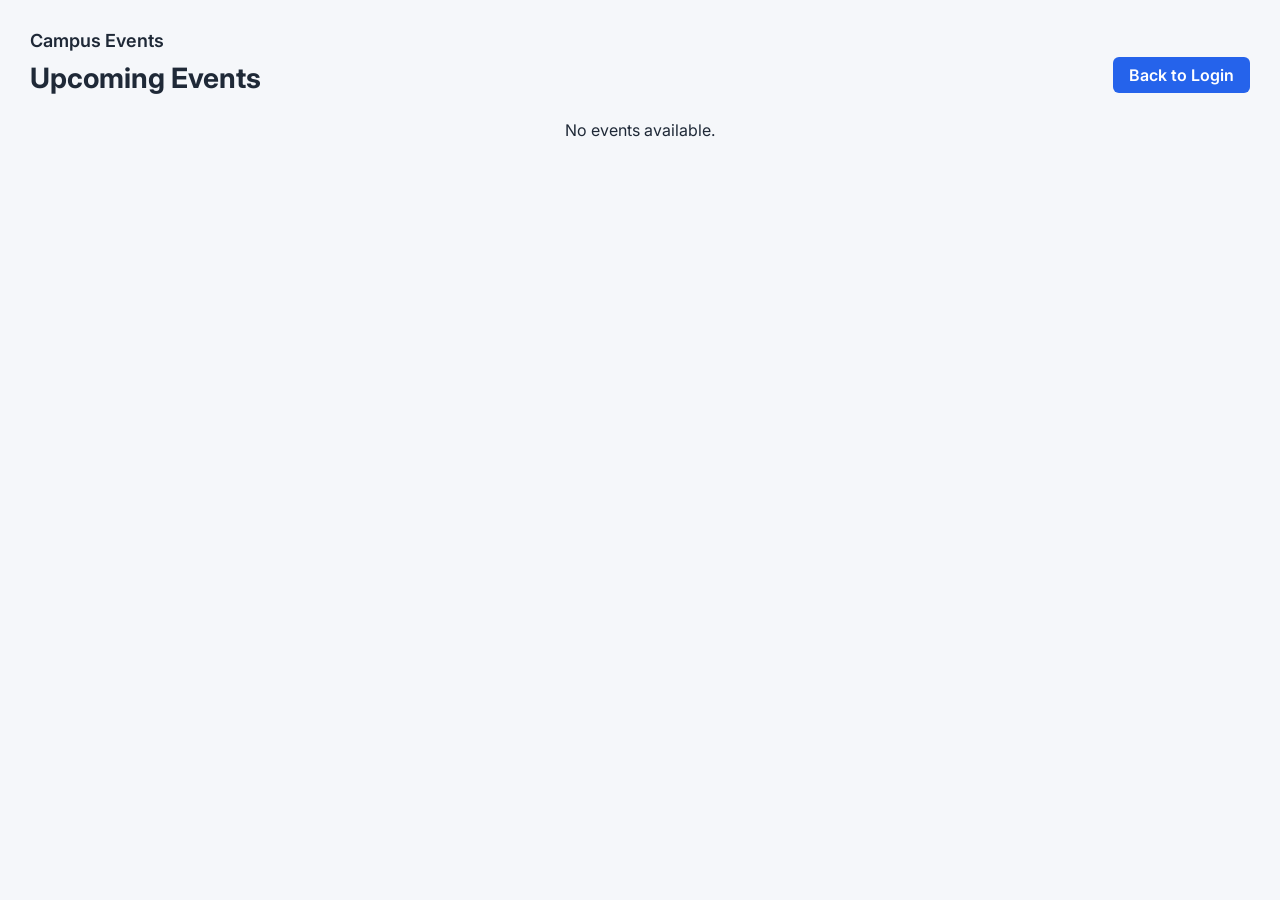
<file: frontend/student.html>
<!DOCTYPE html>
<html lang="en">
<head>
  <meta charset="UTF-8" />
  <meta name="viewport" content="width=device-width, initial-scale=1.0" />
  <title>Campus Events - Student</title>

  <!-- Google Font -->
  <link href="https://fonts.googleapis.com/css2?family=Inter:wght@400;600&display=swap" rel="stylesheet">

  <!-- Icons -->
  <link rel="stylesheet" href="https://cdnjs.cloudflare.com/ajax/libs/font-awesome/6.5.0/css/all.min.css">

  <link rel="stylesheet" href="style.css">
  <script src="api.js"></script>
</head>
<body>

  <div class="header">
    <div style="display: flex; justify-content: space-between; align-items: center;">
      <div>
        <h1>Campus Events</h1>
        <h2>Upcoming Events</h2>
      </div>
      <a href="index.html" class="dashboard-link">Back to Login</a>
    </div>
  </div>

  <div class="events-grid" id="eventsGrid"></div>

<script>
async function loadEvents() {
    const events = await fetchEvents();
    const eventsGrid = document.getElementById('eventsGrid');
    
    if (events.length === 0) {
        eventsGrid.innerHTML = '<p style="grid-column: 1/-1; text-align: center;">No events available.</p>';
        return;
    }

    eventsGrid.innerHTML = events.map(event => `
        <div class="card">
            <h3>${event.title}</h3>
            <p><i class="fa-regular fa-calendar"></i> ${event.date}</p>
            <p><i class="fa-regular fa-clock"></i> ${event.time}</p>
            <p><i class="fa-solid fa-location-dot"></i> ${event.location}</p>
            <button class="register-btn" data-event-id="${event.id}" data-event-title="${event.title}">Register</button>
        </div>
    `).join('');

    // Attach click handlers
    document.querySelectorAll(".register-btn").forEach(button => {
        button.addEventListener("click", function() {
            const eventId = this.getAttribute("data-event-id");
            const eventTitle = this.getAttribute("data-event-title");
            localStorage.setItem("selectedEventId", eventId);
            localStorage.setItem("selectedEvent", eventTitle);
            window.location.href = "register.html";
        });
    });
}

// Load events when page loads
document.addEventListener('DOMContentLoaded', loadEvents);
</script>

</body>
</html>
</file>
<file: style.css>
* {
  box-sizing: border-box;
  margin: 0;
  padding: 0;
  font-family: 'Inter', sans-serif;
}

body {
  background: #f5f7fa;
  padding: 30px;
  color: #1f2937;
}

/* Header */
.header h1 {
  font-size: 18px;
  font-weight: 600;
  margin-bottom: 10px;
}

.header h2 {
  font-size: 28px;
  margin-bottom: 25px;
}

/* Grid Layout */
.events-grid {
  display: grid;
  grid-template-columns: repeat(auto-fill, minmax(320px, 1fr));
  gap: 25px;
}

/* Cards */
.card {
  background: white;
  padding: 22px;
  border-radius: 10px;
  box-shadow: 0 2px 8px rgba(0,0,0,0.06);
  transition: 0.2s ease;
}

.card:hover {
  transform: translateY(-4px);
}

.card h3 {
  font-size: 18px;
  margin-bottom: 12px;
}

.card p {
  font-size: 14px;
  color: #6b7280;
  margin: 6px 0;
}

.card i {
  margin-right: 8px;
  color: #9ca3af;
}

/* Button */
.card button {
  margin-top: 15px;
  width: 100%;
  padding: 10px;
  border: none;
  border-radius: 6px;
  background: #2563eb;
  color: white;
  font-weight: 600;
  cursor: pointer;
  transition: 0.2s;
}

.card button:hover {
  background: #1d4ed8;
}
/* Registration Form */
.form-container {
  max-width: 420px;
  margin: 50px auto;
  background: white;
  padding: 30px;
  border-radius: 10px;
  box-shadow: 0 2px 10px rgba(0,0,0,0.08);
}

.form-container h2 {
  text-align: center;
  margin-bottom: 20px;
}

.form-container label {
  display: block;
  margin: 12px 0 6px;
  font-size: 14px;
}

.form-container input {
  width: 100%;
  padding: 10px;
  border: 1px solid #ddd;
  border-radius: 6px;
  font-size: 14px;
}

.submit-btn {
  margin-top: 18px;
  width: 100%;
  padding: 10px;
  border: none;
  border-radius: 6px;
  background: #2563eb;
  color: white;
  font-weight: 600;
  cursor: pointer;
}

.submit-btn:hover {
  background: #1d4ed8;
}
/* QR PAGE */
.qr-container {
  max-width: 500px;
  margin: 60px auto;
  background: white;
  padding: 40px 30px;
  border-radius: 12px;
  box-shadow: 0 2px 10px rgba(0,0,0,0.08);
  text-align: center;
}

.qr-box {
  width: 240px;
  height: 240px;
  margin: 0 auto 25px;
  border: 2px dashed #ccc;
  display: flex;
  align-items: center;
  justify-content: center;
  color: #999;
  font-weight: 600;
  border-radius: 8px;
}

.student-name {
  margin: 10px 0 5px;
  font-size: 20px;
}

.event-name {
  color: #6b7280;
  margin-bottom: 20px;
}

.back-btn {
  padding: 8px 16px;
  border: 1px solid #ddd;
  background: white;
  border-radius: 6px;
  cursor: pointer;
}
/* Dashboard */
.dashboard-top {
  margin: 20px 0;
}

.event-select {
  padding: 10px;
  border-radius: 6px;
  border: 1px solid #ddd;
  font-size: 14px;
}

/* Summary Cards */
.summary-cards {
  display: flex;
  gap: 20px;
  margin: 20px 0;
}

.summary-card {
  background: white;
  padding: 20px;
  border-radius: 10px;
  box-shadow: 0 2px 8px rgba(0,0,0,0.06);
  width: 200px;
}

.summary-card p {
  color: #6b7280;
  margin-bottom: 6px;
}

/* Table */
.table-container {
  background: white;
  border-radius: 10px;
  box-shadow: 0 2px 8px rgba(0,0,0,0.06);
  overflow-x: auto;
}

table {
  width: 100%;
  border-collapse: collapse;
}

th, td {
  padding: 14px;
  text-align: left;
  border-bottom: 1px solid #eee;
  font-size: 14px;
}

th {
  color: #6b7280;
}

.status {
  padding: 4px 10px;
  border-radius: 20px;
  font-size: 12px;
  font-weight: 600;
}

.status.yes {
  background: #dbeafe;
  color: #2563eb;
}

.status.no {
  background: #f3f4f6;
  color: #6b7280;
}
</file>
<file: frontend/style.css>
* {
  box-sizing: border-box;
  margin: 0;
  padding: 0;
  font-family: 'Inter', sans-serif;
}

body {
  background: #f5f7fa;
  padding: 30px;
  color: #1f2937;
}

/* Header */
.header h1 {
  font-size: 18px;
  font-weight: 600;
  margin-bottom: 10px;
}

.header h2 {
  font-size: 28px;
  margin-bottom: 25px;
}

.dashboard-link {
  display: inline-block;
  padding: 8px 16px;
  background: #2563eb;
  color: white;
  text-decoration: none;
  border-radius: 6px;
  font-weight: 600;
  transition: 0.2s;
}

.dashboard-link:hover {
  background: #1d4ed8;
}

/* Grid Layout */
.events-grid {
  display: grid;
  grid-template-columns: repeat(auto-fill, minmax(320px, 1fr));
  gap: 25px;
}

/* Cards */
.card {
  background: white;
  padding: 22px;
  border-radius: 10px;
  box-shadow: 0 2px 8px rgba(0,0,0,0.06);
  transition: 0.2s ease;
}

.card:hover {
  transform: translateY(-4px);
}

.card h3 {
  font-size: 18px;
  margin-bottom: 12px;
}

.card p {
  font-size: 14px;
  color: #6b7280;
  margin: 6px 0;
}

.card i {
  margin-right: 8px;
  color: #9ca3af;
}

/* Button */
.card button {
  margin-top: 15px;
  width: 100%;
  padding: 10px;
  border: none;
  border-radius: 6px;
  background: #2563eb;
  color: white;
  font-weight: 600;
  cursor: pointer;
  transition: 0.2s;
}

.card button:hover {
  background: #1d4ed8;
}
/* Registration Form */
.form-container {
  max-width: 420px;
  margin: 50px auto;
  background: white;
  padding: 30px;
  border-radius: 10px;
  box-shadow: 0 2px 10px rgba(0,0,0,0.08);
}

.form-container h2 {
  text-align: center;
  margin-bottom: 20px;
}

.form-container label {
  display: block;
  margin: 12px 0 6px;
  font-size: 14px;
}

.form-container input {
  width: 100%;
  padding: 10px;
  border: 1px solid #ddd;
  border-radius: 6px;
  font-size: 14px;
}

.submit-btn {
  margin-top: 18px;
  width: 100%;
  padding: 10px;
  border: none;
  border-radius: 6px;
  background: #2563eb;
  color: white;
  font-weight: 600;
  cursor: pointer;
}

.submit-btn:hover {
  background: #1d4ed8;
}
/* QR PAGE */
.qr-container {
  max-width: 500px;
  margin: 60px auto;
  background: white;
  padding: 40px 30px;
  border-radius: 12px;
  box-shadow: 0 2px 10px rgba(0,0,0,0.08);
  text-align: center;
}

.qr-box {
  width: 240px;
  height: 240px;
  margin: 0 auto 25px;
  border: 2px dashed #ccc;
  display: flex;
  align-items: center;
  justify-content: center;
  color: #999;
  font-weight: 600;
  border-radius: 8px;
}

.student-name {
  margin: 10px 0 5px;
  font-size: 20px;
}

.event-name {
  color: #6b7280;
  margin-bottom: 20px;
}

.back-btn {
  padding: 8px 16px;
  border: 1px solid #ddd;
  background: white;
  border-radius: 6px;
  cursor: pointer;
}
/* Dashboard */
.dashboard-top {
  margin: 20px 0;
}

.event-select {
  padding: 10px 14px;
  border-radius: 6px;
  border: 1px solid #d1d5db;
  font-size: 14px;
  min-width: 280px;
  background: white;
  cursor: pointer;
}

/* Summary Cards */
.summary-cards {
  display: flex;
  gap: 20px;
  margin: 20px 0;
}

.summary-card {
  background: white;
  padding: 20px;
  border-radius: 10px;
  box-shadow: 0 2px 8px rgba(0,0,0,0.06);
  width: 200px;
}

.summary-card p {
  color: #6b7280;
  margin-bottom: 6px;
}

.create-event-card {
  background: white;
  padding: 24px;
  border-radius: 12px;
  box-shadow: 0 2px 8px rgba(0,0,0,0.06);
  margin: 20px 0 30px;
}

.create-event-card h3 {
  margin-bottom: 16px;
  font-size: 18px;
}

.create-event-grid {
  display: grid;
  grid-template-columns: repeat(auto-fit, minmax(200px, 1fr));
  gap: 16px;
  margin-bottom: 16px;
}

.create-event-card .form-group label {
  display: block;
  margin-bottom: 6px;
  font-size: 14px;
  font-weight: 600;
  color: #374151;
}

.create-event-card .form-group input {
  width: 100%;
  padding: 10px;
  border: 1px solid #d1d5db;
  border-radius: 6px;
  font-size: 14px;
  box-sizing: border-box;
}

.create-event-message {
  margin-top: 12px;
  font-size: 13px;
  min-height: 16px;
}

.create-event-message.success {
  color: #166534;
}

.create-event-message.error {
  color: #dc2626;
}

.create-event-btn {
  width: auto;
  padding: 10px 20px;
}

/* Table */
.table-container {
  background: white;
  border-radius: 10px;
  box-shadow: 0 2px 8px rgba(0,0,0,0.06);
  overflow-x: auto;
}

table {
  width: 100%;
  border-collapse: collapse;
}

th, td {
  padding: 14px;
  text-align: left;
  border-bottom: 1px solid #eee;
  font-size: 14px;
}

th {
  color: #6b7280;
}

.status {
  padding: 4px 10px;
  border-radius: 20px;
  font-size: 12px;
  font-weight: 600;
}

/* Landing Page */
.landing-wrap {
  min-height: calc(100vh - 60px);
  display: flex;
  align-items: center;
  justify-content: center;
}

.landing-card {
  width: 100%;
  max-width: 900px;
  background: white;
  padding: 40px;
  border-radius: 14px;
  box-shadow: 0 2px 10px rgba(0,0,0,0.08);
}

.landing-card h1 {
  font-size: 28px;
  margin-bottom: 8px;
}

.landing-subtitle {
  color: #6b7280;
  margin-bottom: 30px;
}

.role-grid {
  display: grid;
  grid-template-columns: repeat(auto-fit, minmax(240px, 1fr));
  gap: 20px;
}

.role-card {
  background: #f9fafb;
  border: 1px solid #e5e7eb;
  border-radius: 12px;
  padding: 24px;
}

.role-card h2 {
  font-size: 20px;
  margin-bottom: 8px;
}

.role-card p {
  color: #6b7280;
  font-size: 14px;
  margin-bottom: 16px;
}

.role-label {
  display: block;
  font-size: 12px;
  font-weight: 600;
  color: #374151;
  margin-bottom: 6px;
}

.pin-input {
  width: 100%;
  padding: 10px;
  border: 1px solid #d1d5db;
  border-radius: 6px;
  font-size: 14px;
  margin-bottom: 12px;
  background: white;
}

.primary-btn {
  width: 100%;
  padding: 10px 12px;
  border: none;
  border-radius: 6px;
  background: #2563eb;
  color: white;
  font-weight: 600;
  cursor: pointer;
  transition: background 0.2s;
}

.primary-btn:hover {
  background: #1d4ed8;
}

.pin-error {
  color: #dc2626;
  font-size: 12px;
  min-height: 16px;
  margin-top: 8px;
}

.status.yes {
  background: #dcfce7;
  color: #166534;
}

.status.no {
  background: #fef9c3;
  color: #854d0e;
}
</file>
